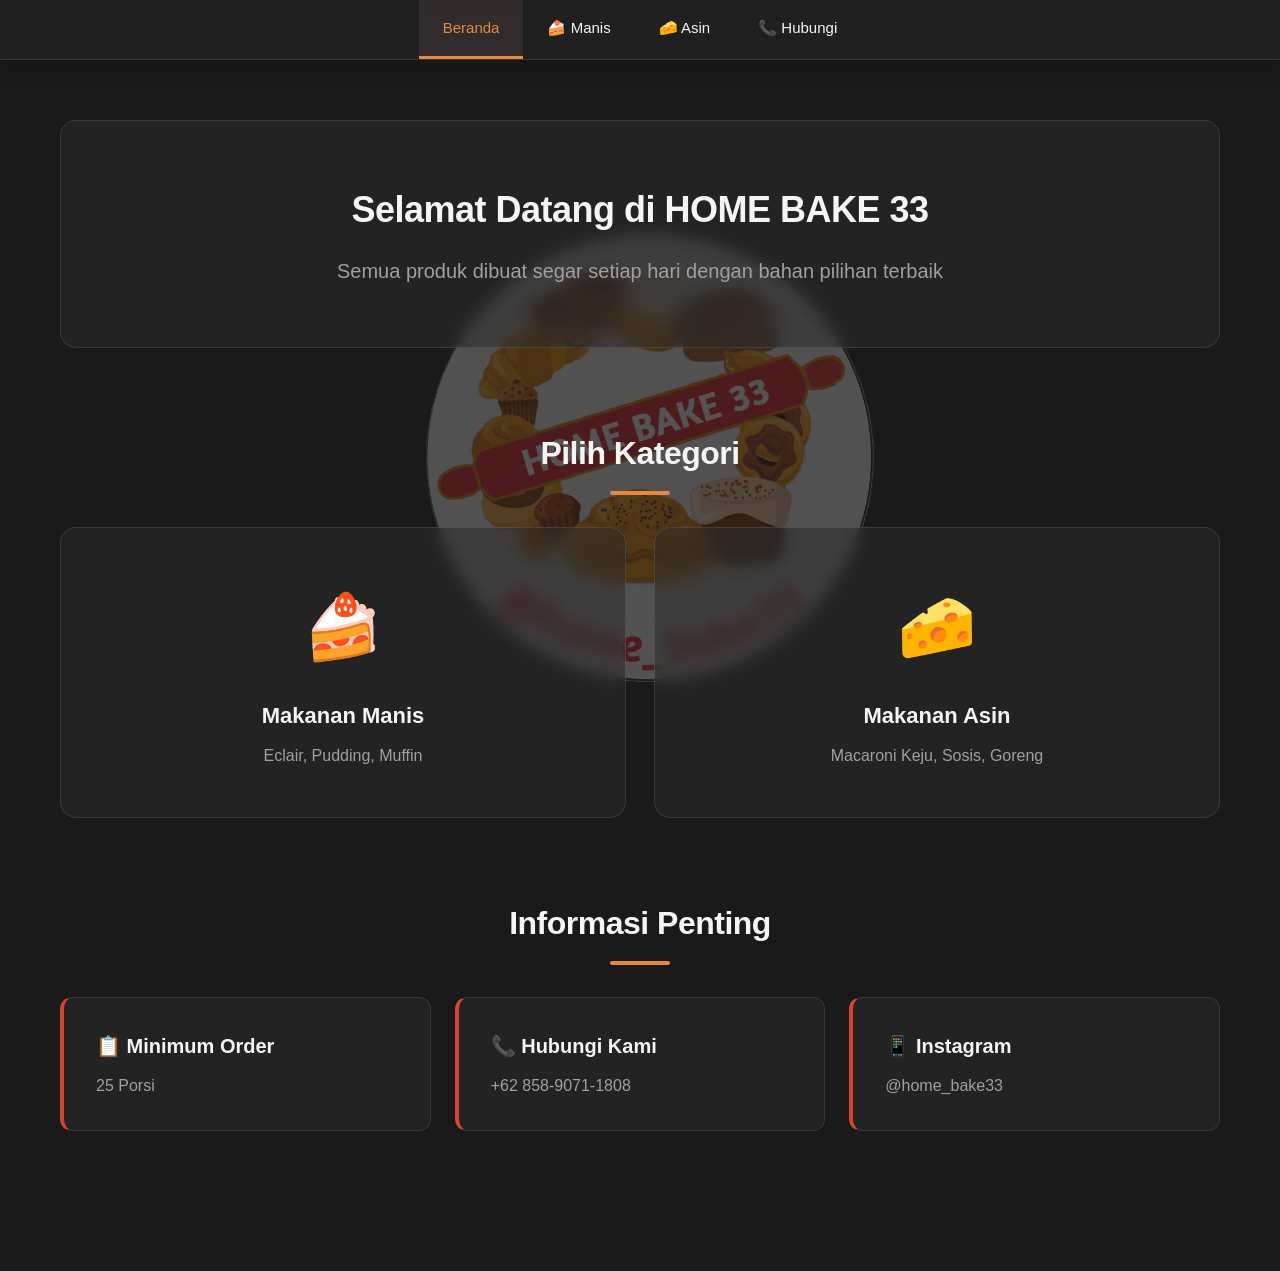
<file: index.html>
<!DOCTYPE html>
<html lang="id">
<head>
    <meta charset="UTF-8">
    <meta name="viewport" content="width=device-width, initial-scale=1.0">
    <title>Home Bake 33 - Menu Favorit Anda</title>
    <link rel="icon" href="assets/images/Homebake33logoNew.png" type="image/png">
    <link rel="stylesheet" href="css/style.css">
</head>
<body>
    <header class="header">
        <div class="header-content">
            <div class="logo">
                <h1><img src="assets/images/Homebake33logoNew.png" alt="Logo" style="height: 50px; width: auto;"> HOME BAKE 33</h1>
                <p>Kue & Pastry Homemade Berkualitas</p>
            </div>
        </div>
    </header>

    <nav class="navbar">
        <div class="nav-container">
            <button class="hamburger" id="hamburger" aria-label="Toggle menu" aria-expanded="false">
                <span></span>
                <span></span>
                <span></span>
            </button>
            <div class="nav-menu" id="navMenu">
                <a href="index.html" class="nav-link active">Beranda</a>
                <a href="pages/sweet.html" class="nav-link">🍰 Manis</a>
                <a href="pages/savory.html" class="nav-link">🧀 Asin</a>
                <a href="pages/contact.html" class="nav-link">📞 Hubungi</a>
            </div>
        </div>
    </nav>

    <main class="container">
        <section class="hero">
            <h2>Selamat Datang di HOME BAKE 33</h2>
            <p>Semua produk dibuat segar setiap hari dengan bahan pilihan terbaik</p>
        </section>

        <section class="categories">
            <h2 class="section-title">Pilih Kategori</h2>
            <div class="category-grid">
                <a href="pages/sweet.html" class="category-card">
                    <div class="category-icon">🍰</div>
                    <h3>Makanan Manis</h3>
                    <p>Eclair, Pudding, Muffin</p>
                </a>
                <a href="pages/savory.html" class="category-card">
                    <div class="category-icon">🧀</div>
                    <h3>Makanan Asin</h3>
                    <p>Macaroni Keju, Sosis, Goreng</p>
                </a>
            </div>
        </section>

        <section class="info-section">
            <h2 class="section-title">Informasi Penting</h2>
            <div class="info-cards">
                <div class="info-card">
                    <h3>📋 Minimum Order</h3>
                    <p>25 Porsi</p>
                </div>
                <div class="info-card">
                    <h3>📞 Hubungi Kami</h3>
                    <p>+62 858-9071-1808</p>
                </div>
                <div class="info-card">
                    <h3>📱 Instagram</h3>
                    <p>@home_bake33</p>
                </div>
            </div>
        </section>
    </main>


    <script src="js/main.js"></script>
</body>
</html>
</file>
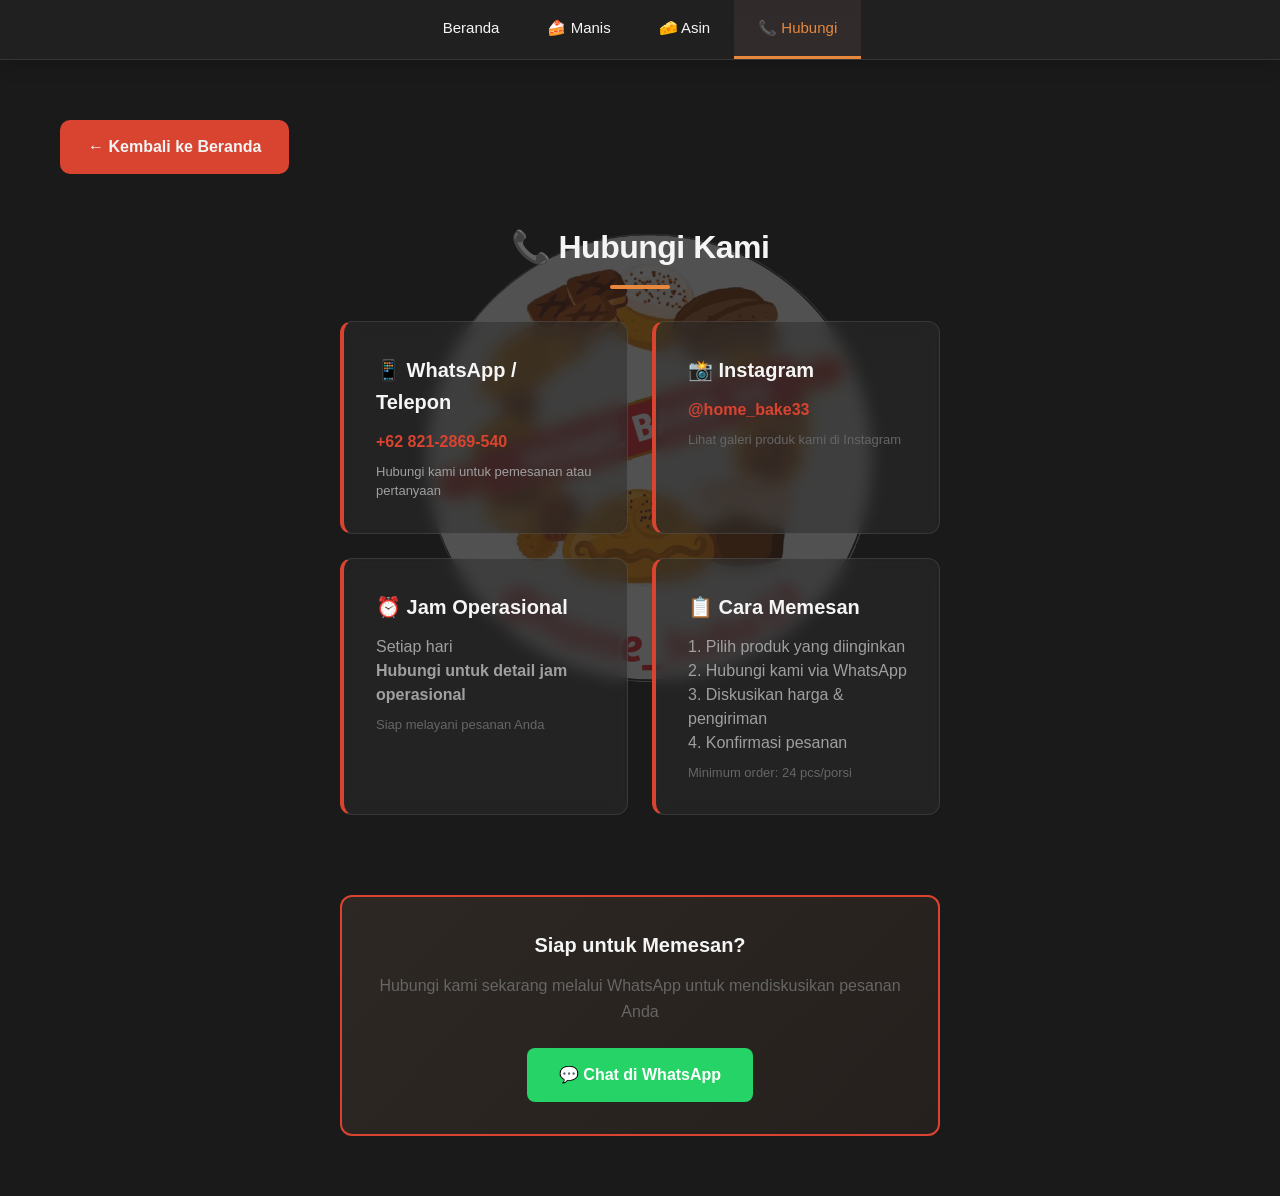
<file: pages/contact.html>
<!DOCTYPE html>
<html lang="id">
<head>
    <meta charset="UTF-8">
    <meta name="viewport" content="width=device-width, initial-scale=1.0">
    <title>Hubungi Kami - Home Bake 33</title>
    <link rel="icon" href="../../assets/images/Homebake33logoNew.png" type="image/png">
    <link rel="stylesheet" href="../css/style.css">
</head>
<body>
    <header class="header">
        <div class="header-content">
            <div class="logo">
                <h1><img src="../../assets/images/Homebake33logoNew.png" alt="Logo" style="height: 50px; width: auto;"> HOME BAKE 33</h1>
                <p>Kue & Pastry Homemade Berkualitas</p>
            </div>
        </div>
    </header>

    <nav class="navbar">
        <div class="nav-container">
            <button class="hamburger" id="hamburger" aria-label="Toggle menu" aria-expanded="false">
                <span></span>
                <span></span>
                <span></span>
            </button>
            <div class="nav-menu" id="navMenu">
                <a href="../index.html" class="nav-link">Beranda</a>
                <a href="sweet.html" class="nav-link">🍰 Manis</a>
                <a href="savory.html" class="nav-link">🧀 Asin</a>
                <a href="contact.html" class="nav-link active">📞 Hubungi</a>
            </div>
        </div>
    </nav>

    <main class="container">
        <a href="../index.html" class="back-button">← Kembali ke Beranda</a>

        <h2 class="section-title">📞 Hubungi Kami</h2>

        <div style="max-width: 600px; margin: 0 auto;">
            <section class="info-section">
                <div class="info-cards">
                    <div class="info-card">
                        <h3>📱 WhatsApp / Telepon</h3>
                        <p><a href="tel:+628212869540" style="color: var(--primary); text-decoration: none; font-weight: 600;">+62 821-2869-540</a></p>
                        <p style="margin-top: 8px; font-size: 13px; color: #a0a0a0;">Hubungi kami untuk pemesanan atau pertanyaan</p>
                    </div>

                    <div class="info-card">
                        <h3>📸 Instagram</h3>
                        <p><a href="https://instagram.com/home_bake33" target="_blank" style="color: var(--primary); text-decoration: none; font-weight: 600;">@home_bake33</a></p>
                        <p style="margin-top: 8px; font-size: 13px; color: #666;">Lihat galeri produk kami di Instagram</p>
                    </div>

                    <div class="info-card">
                        <h3>⏰ Jam Operasional</h3>
                        <p>Setiap hari<br><strong>Hubungi untuk detail jam operasional</strong></p>
                        <p style="margin-top: 8px; font-size: 13px; color: #666;">Siap melayani pesanan Anda</p>
                    </div>

                    <div class="info-card">
                        <h3>📋 Cara Memesan</h3>
                        <p>1. Pilih produk yang diinginkan<br>2. Hubungi kami via WhatsApp<br>3. Diskusikan harga & pengiriman<br>4. Konfirmasi pesanan</p>
                        <p style="margin-top: 8px; font-size: 13px; color: #666;">Minimum order: 24 pcs/porsi</p>
                    </div>
                </div>
            </section>

            <section style="background: linear-gradient(135deg, rgba(212, 165, 116, 0.1) 0%, rgba(139, 90, 60, 0.1) 100%); border: 2px solid var(--primary); border-radius: 12px; padding: 32px 24px; text-align: center; margin-top: 40px;">
                <h3 style="font-size: 20px; color: var(--secondary); margin-bottom: 12px;">Siap untuk Memesan?</h3>
                <p style="color: #666; margin-bottom: 24px;">Hubungi kami sekarang melalui WhatsApp untuk mendiskusikan pesanan Anda</p>
                <a href="https://wa.me/628212869540" target="_blank" style="display: inline-block; background-color: #25d366; color: white; padding: 14px 32px; border-radius: 8px; text-decoration: none; font-weight: 600; transition: all 0.3s ease;">💬 Chat di WhatsApp</a>
            </section>
        </div>
    </main>


    <script src="../js/main.js"></script>
</body>
</html>
</file>
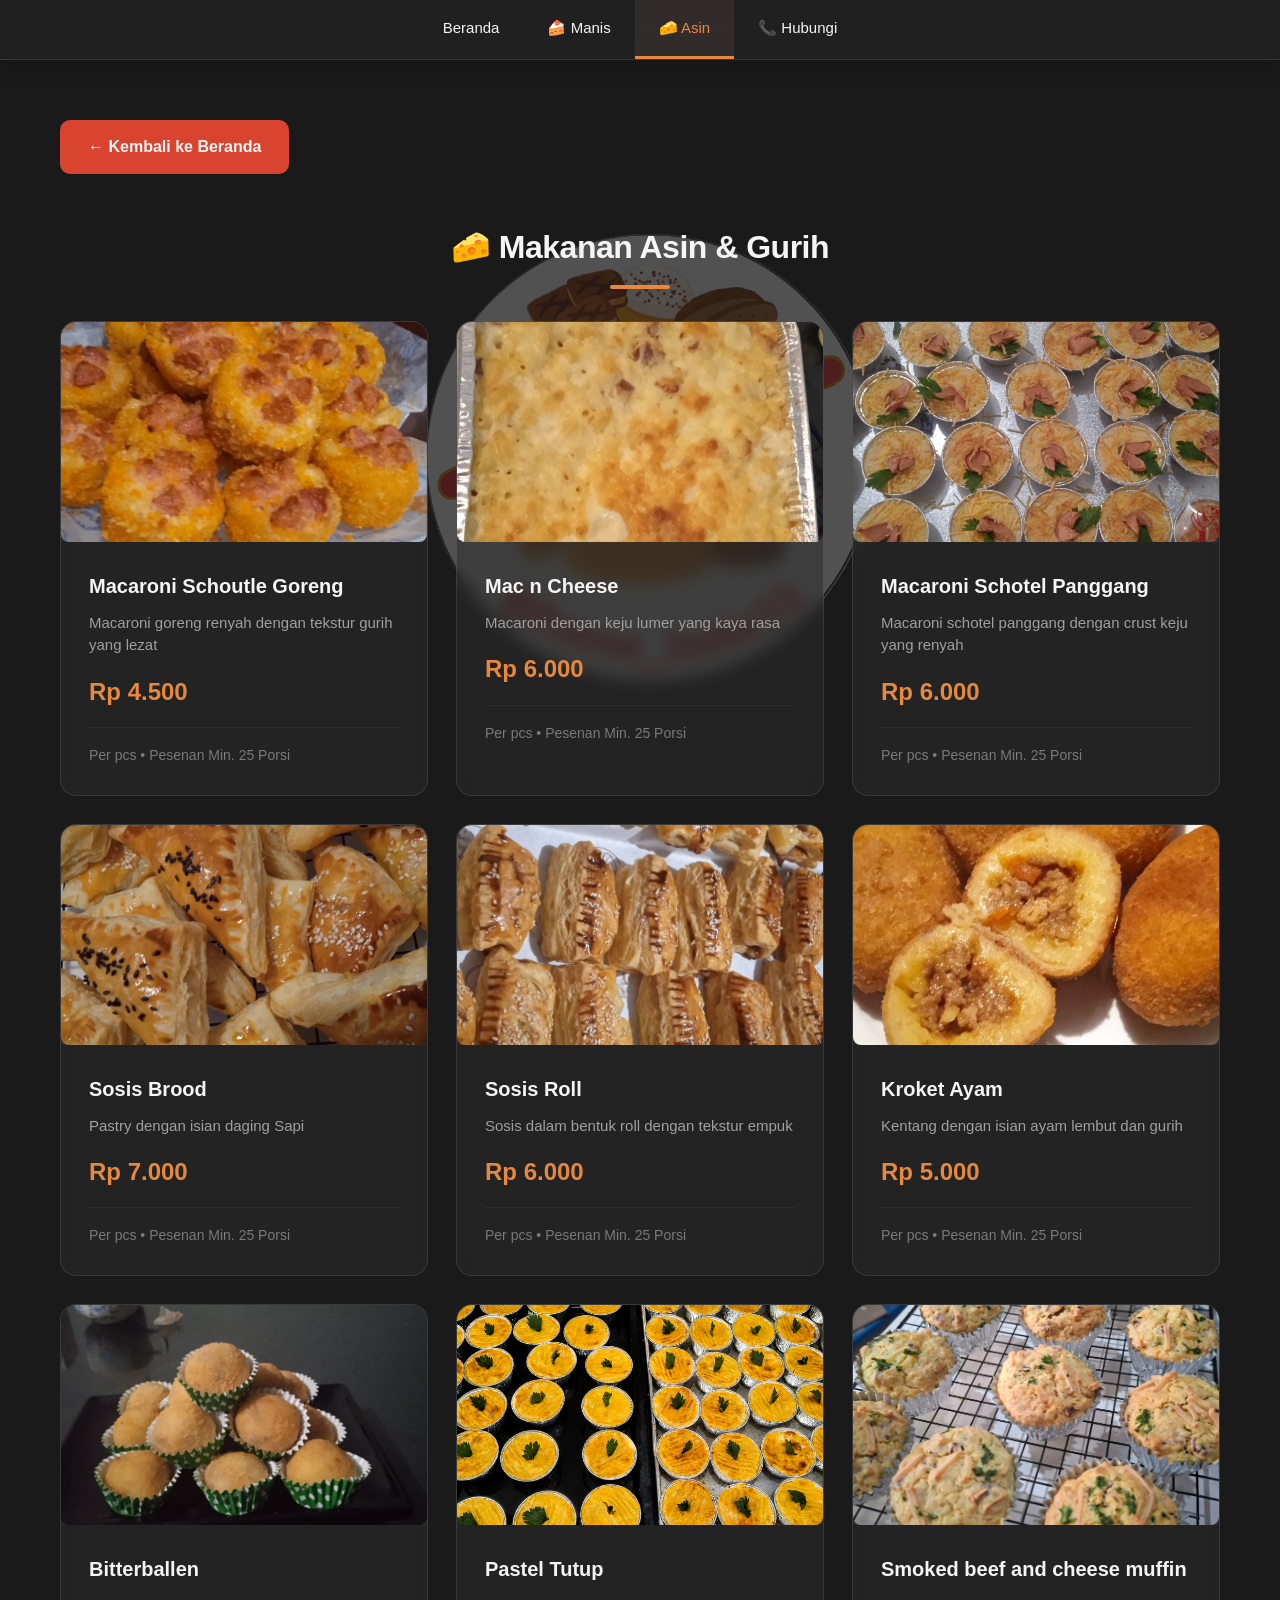
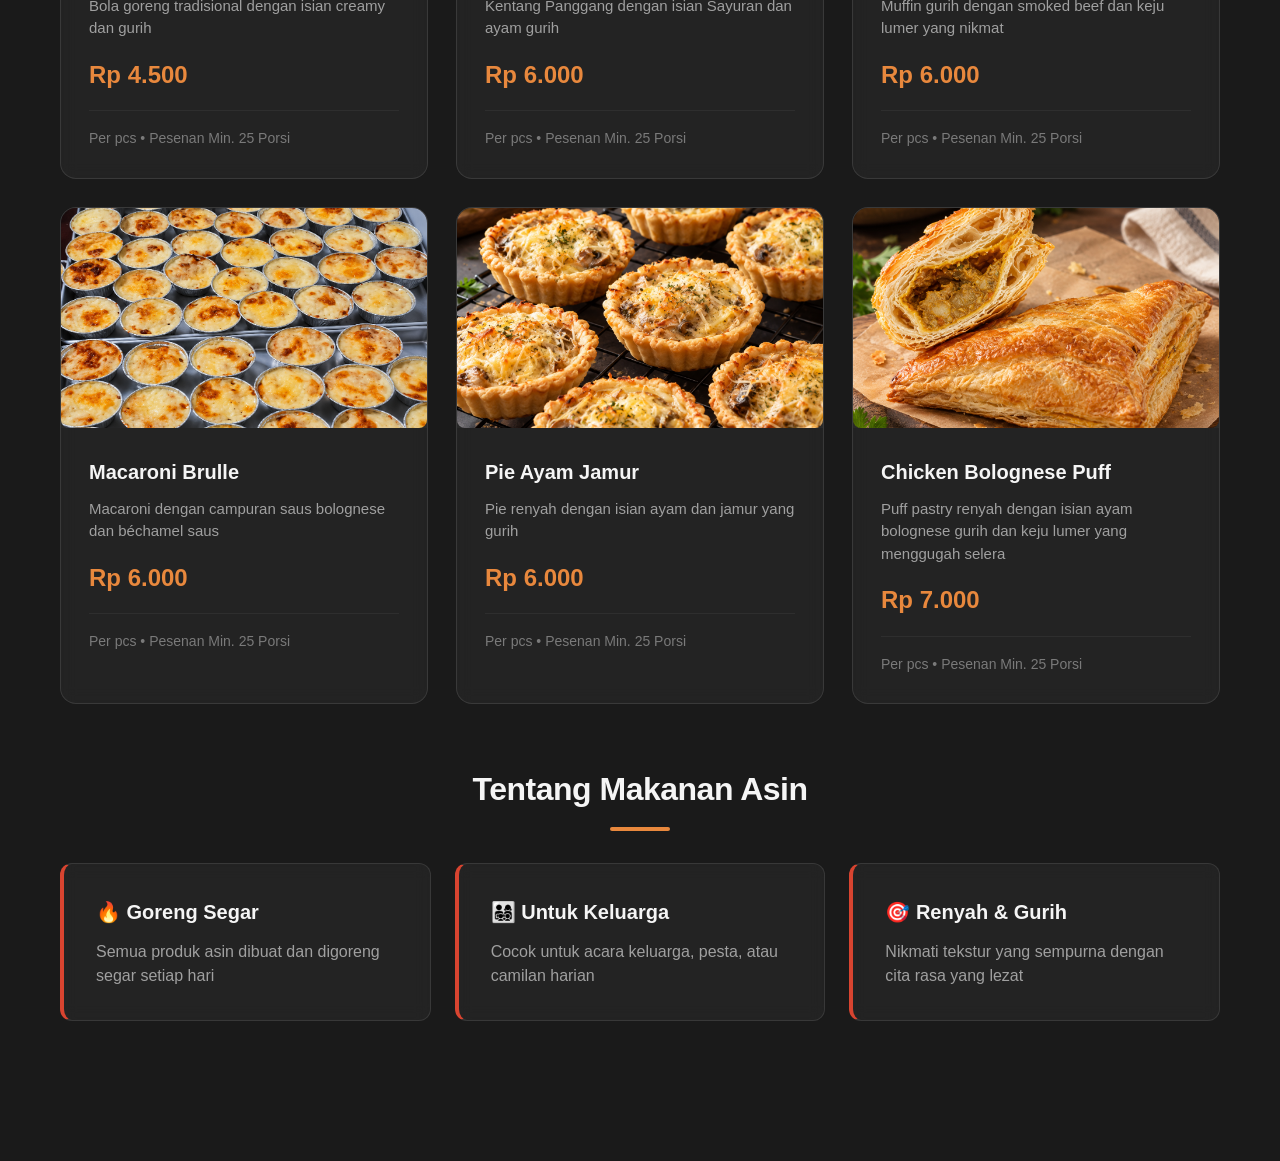
<file: pages/savory.html>
<!DOCTYPE html>
<html lang="id">
<head>
    <meta charset="UTF-8">
    <meta name="viewport" content="width=device-width, initial-scale=1.0">
    <title>Makanan Asin & Gurih - Home Bake 33</title>
    <link rel="icon" href="../../assets/images/Homebake33logoNew.png" type="image/png">
    <link rel="stylesheet" href="../css/style.css">
</head>
<body>
    <header class="header">
        <div class="header-content">
            <div class="logo">
                <h1><img src="../../assets/images/Homebake33logoNew.png" alt="Logo" style="height: 50px; width: auto;"> HOME BAKE 33</h1>
                <p>Kue & Pastry Homemade Berkualitas</p>
            </div>
        </div>
    </header>

    <nav class="navbar">
        <div class="nav-container">
            <button class="hamburger" id="hamburger" aria-label="Toggle menu" aria-expanded="false">
                <span></span>
                <span></span>
                <span></span>
            </button>
            <div class="nav-menu" id="navMenu">
                <a href="../index.html" class="nav-link">Beranda</a>
                <a href="sweet.html" class="nav-link">🍰 Manis</a>
                <a href="savory.html" class="nav-link active">🧀 Asin</a>
                <a href="contact.html" class="nav-link">📞 Hubungi</a>
            </div>
        </div>
    </nav>

    <main class="container">
        <a href="../index.html" class="back-button">← Kembali ke Beranda</a>

        <h2 class="section-title">🧀 Makanan Asin & Gurih</h2>

        <div class="products-grid" id="productsContainer">
            <div class="product-card">
                <div class="product-image"><img src="../../assets/images/macaroni_schoutle_goreng.png" alt="Macaroni Schoutle Goreng"></div>
                <div class="product-info">
                    <div class="product-name">Macaroni Schoutle Goreng</div>
                    <div class="product-description">Macaroni goreng renyah dengan tekstur gurih yang lezat</div>
                    <div class="product-price">Rp 4.500</div>
                    <div class="product-footer">Per pcs • Pesenan Min. 25 Porsi</div>
                </div>
            </div>

            <div class="product-card">
                <div class="product-image"><img src="../../assets/images/mac_n_cheese.jpg" alt="Mac n Cheese"></div>
                <div class="product-info">
                    <div class="product-name">Mac n Cheese</div>
                    <div class="product-description">Macaroni dengan keju lumer yang kaya rasa</div>
                    <div class="product-price">Rp 6.000</div>
                    <div class="product-footer">Per pcs • Pesenan Min. 25 Porsi</div>
                </div>
            </div>

            <div class="product-card">
                <div class="product-image"><img src="../../assets/images/Macaroni_scouter_Panggang.png" alt="Macaroni Schotel Panggang"></div>
                <div class="product-info">
                    <div class="product-name">Macaroni Schotel Panggang</div>
                    <div class="product-description">Macaroni schotel panggang dengan crust keju yang renyah</div>
                    <div class="product-price">Rp 6.000</div>
                    <div class="product-footer">Per pcs • Pesenan Min. 25 Porsi</div>
                </div>
            </div>

            <div class="product-card">
                <div class="product-image"><img src="../../assets/images/sosis-brood.png" alt="Sosis Brood"></div>
                <div class="product-info">
                    <div class="product-name">Sosis Brood</div>
                    <div class="product-description">Pastry dengan isian daging Sapi</div>
                    <div class="product-price">Rp 7.000</div>
                    <div class="product-footer">Per pcs • Pesenan Min. 25 Porsi</div>
                </div>
            </div>

            <div class="product-card">
                <div class="product-image"><img src="../../assets/images/Sosis_Roll.png" alt="Sosis Roll"></div>
                <div class="product-info">
                    <div class="product-name">Sosis Roll</div>
                    <div class="product-description">Sosis dalam bentuk roll dengan tekstur empuk</div>
                    <div class="product-price">Rp 6.000</div>
                    <div class="product-footer">Per pcs • Pesenan Min. 25 Porsi</div>
                </div>
            </div>

            <div class="product-card">
                <div class="product-image"><img src="../../assets/images/kroket_ayam.jpg" alt="Kroket Ayam"></div>
                <div class="product-info">
                    <div class="product-name">Kroket Ayam</div>
                    <div class="product-description">Kentang dengan isian ayam lembut dan gurih</div>
                    <div class="product-price">Rp 5.000</div>
                    <div class="product-footer">Per pcs • Pesenan Min. 25 Porsi</div>
                </div>
            </div>

            <div class="product-card">
                <div class="product-image"><img src="../../assets/images/Bitterballen.png" alt="Bitterballen"></div>
                <div class="product-info">
                    <div class="product-name">Bitterballen</div>
                    <div class="product-description">Bola goreng tradisional dengan isian creamy dan gurih</div>
                    <div class="product-price">Rp 4.500</div>
                    <div class="product-footer">Per pcs • Pesenan Min. 25 Porsi</div>
                </div>
            </div>

            <div class="product-card">
                <div class="product-image"><img src="../../assets/images/Pastel_Tutup.png" alt="Pastel Tutup"></div>
                <div class="product-info">
                    <div class="product-name">Pastel Tutup</div>
                    <div class="product-description">Kentang Panggang dengan isian Sayuran dan ayam gurih</div>
                    <div class="product-price">Rp 6.000</div>
                    <div class="product-footer">Per pcs • Pesenan Min. 25 Porsi</div>
                </div>
            </div>

            <div class="product-card">
                <div class="product-image"><img src="../../assets/images/SmokeBeef_Mac-n-Cheese_Muffin.jpeg" alt="Smoked beef and cheese muffin"></div>
                <div class="product-info">
                    <div class="product-name">Smoked beef and cheese muffin</div>
                    <div class="product-description">Muffin gurih dengan smoked beef dan keju lumer yang nikmat</div>
                    <div class="product-price">Rp 6.000</div>
                    <div class="product-footer">Per pcs • Pesenan Min. 25 Porsi</div>
                </div>
            </div>

            <div class="product-card">
                <div class="product-image"><img src="../../assets/images/Macaroni_Brulle.png" alt="Macaroni Brulle"></div>
                <div class="product-info">
                    <div class="product-name">Macaroni Brulle</div>
                    <div class="product-description">Macaroni dengan campuran saus bolognese dan béchamel saus</div>
                    <div class="product-price">Rp 6.000</div>
                    <div class="product-footer">Per pcs • Pesenan Min. 25 Porsi</div>
                </div>
            </div>

            <div class="product-card">
                <div class="product-image"><img src="/assets/images/Pie_Ayam_Jamur.png" alt="Pie Ayam Jamur"></div>
                <div class="product-info">
                    <div class="product-name">Pie Ayam Jamur</div>
                    <div class="product-description">Pie renyah dengan isian ayam dan jamur yang gurih</div>
                    <div class="product-price">Rp 6.000</div>
                    <div class="product-footer">Per pcs • Pesenan Min. 25 Porsi</div>
                </div>
            </div>

            <div class="product-card">
                <div class="product-image"><img src="/assets/images/Pastri Kari Gurih Berlapis Renyah.png" alt="Pie Ayam Jamur"></div>
                <div class="product-info">
                    <div class="product-name">Chicken Bolognese Puff</div>
                    <div class="product-description">Puff pastry renyah dengan isian ayam bolognese gurih dan keju lumer yang menggugah selera</div>
                    <div class="product-price">Rp 7.000</div>
                    <div class="product-footer">Per pcs • Pesenan Min. 25 Porsi</div>
                </div>
            </div>
        </div>

        <section class="info-section" style="margin-top: 60px;">
            <h2 class="section-title">Tentang Makanan Asin</h2>
            <div class="info-cards">
                <div class="info-card">
                    <h3>🔥 Goreng Segar</h3>
                    <p>Semua produk asin dibuat dan digoreng segar setiap hari</p>
                </div>
                <div class="info-card">
                    <h3>👨‍👩‍👧‍👦 Untuk Keluarga</h3>
                    <p>Cocok untuk acara keluarga, pesta, atau camilan harian</p>
                </div>
                <div class="info-card">
                    <h3>🎯 Renyah & Gurih</h3>
                    <p>Nikmati tekstur yang sempurna dengan cita rasa yang lezat</p>
                </div>
            </div>
        </section>
    </main>


    <script src="../js/main.js"></script>
</body>
</html>
</file>
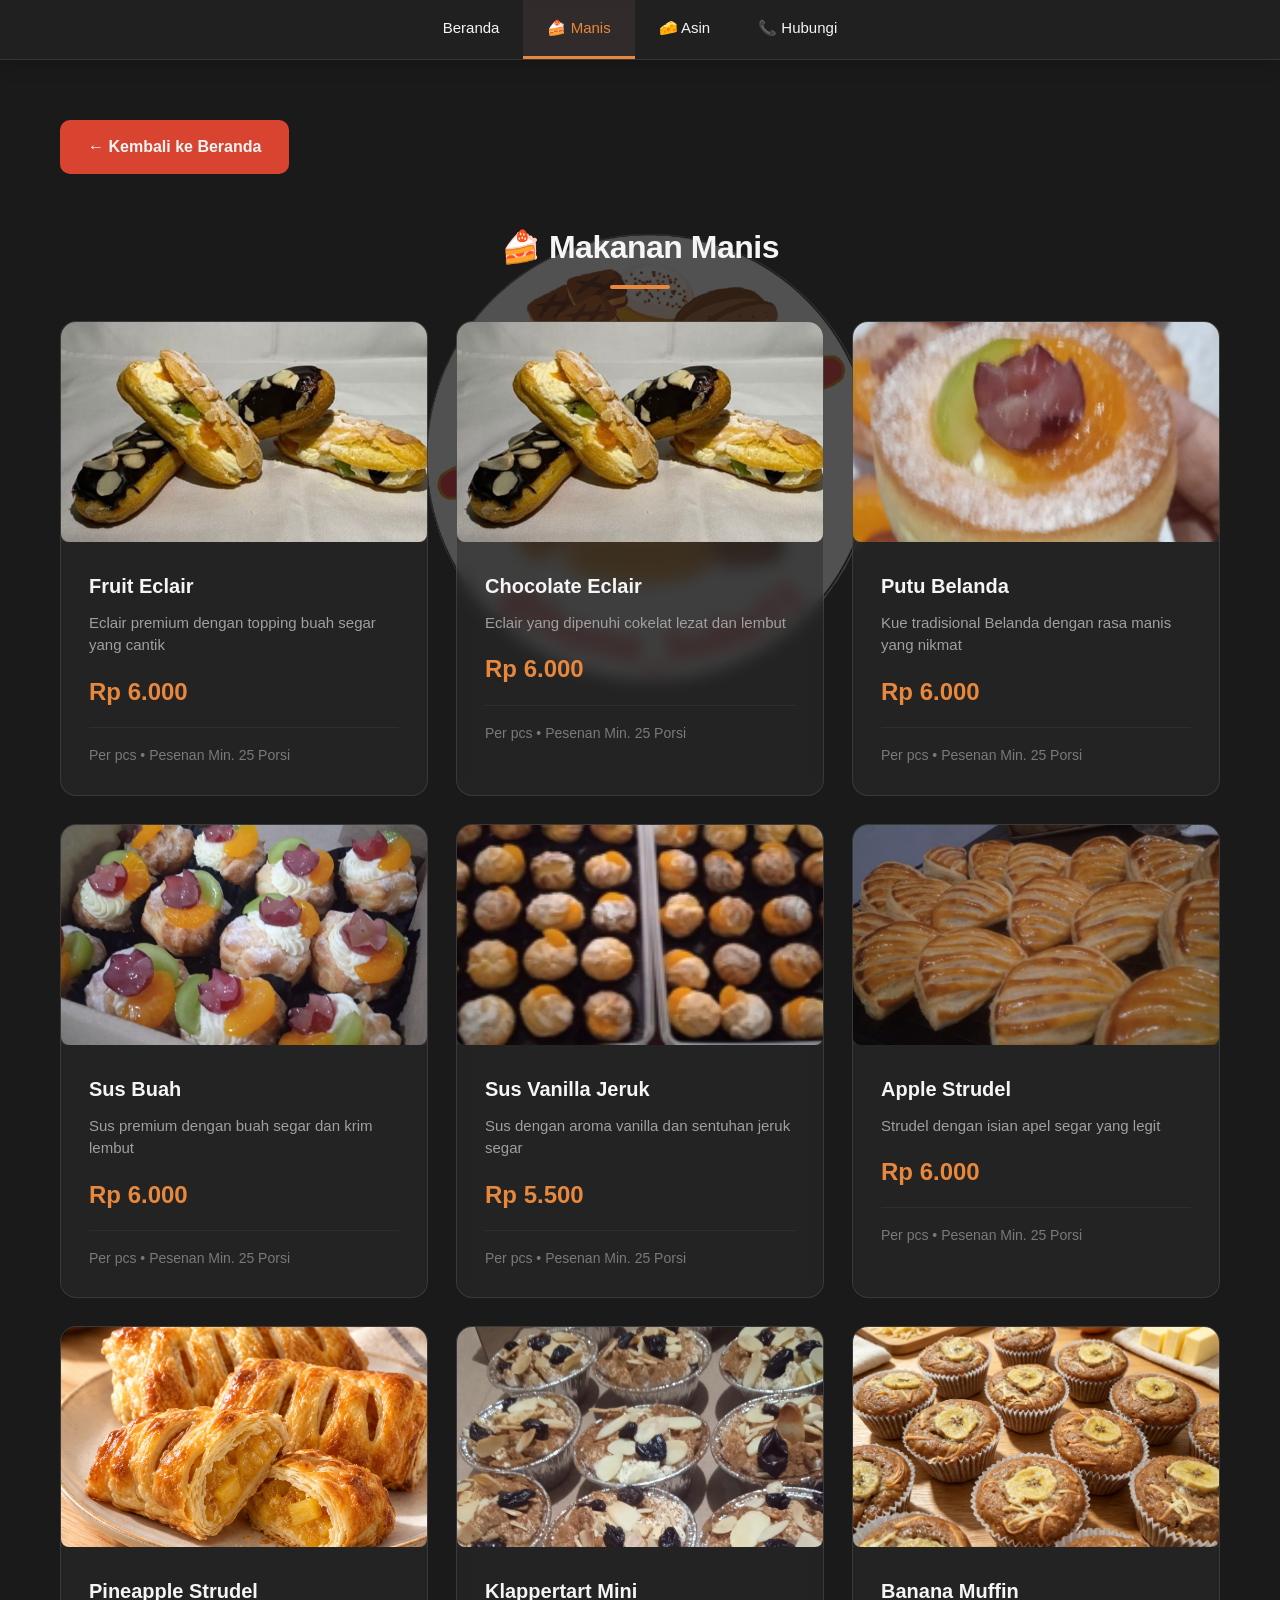
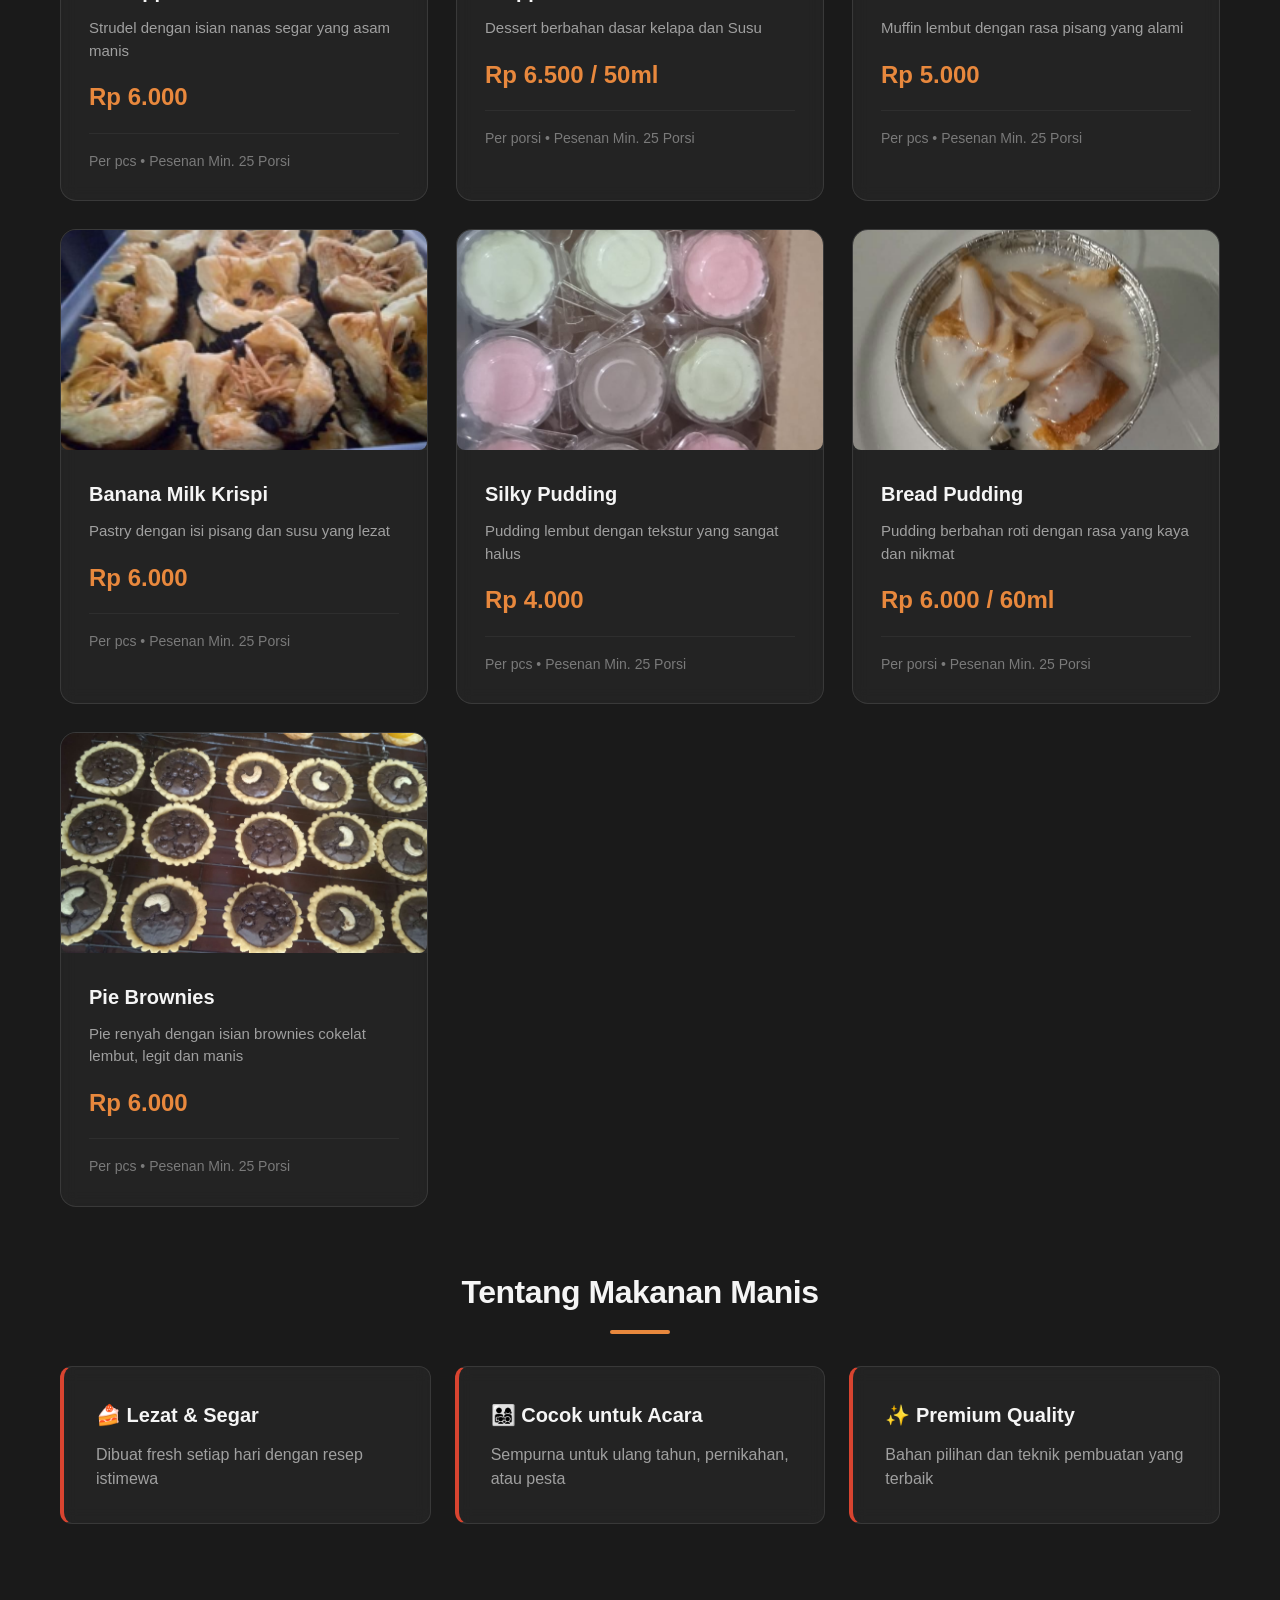
<file: pages/sweet.html>
<!DOCTYPE html>
<html lang="id">
<head>
    <meta charset="UTF-8">
    <meta name="viewport" content="width=device-width, initial-scale=1.0">
    <title>Makanan Manis - Home Bake 33</title>
    <link rel="icon" href="../../assets/images/Homebake33logoNew.png" type="image/png">
    <link rel="stylesheet" href="../css/style.css">
</head>
<body>
    <header class="header">
        <div class="header-content">
            <div class="logo">
                <h1><img src="../../assets/images/Homebake33logoNew.png" alt="Logo" style="height: 50px; width: auto;"> HOME BAKE 33</h1>
                <p>Kue & Pastry Homemade Berkualitas</p>
            </div>
        </div>
    </header>

    <nav class="navbar">
        <div class="nav-container">
            <button class="hamburger" id="hamburger" aria-label="Toggle menu" aria-expanded="false">
                <span></span>
                <span></span>
                <span></span>
            </button>
            <div class="nav-menu" id="navMenu">
                <a href="../index.html" class="nav-link">Beranda</a>
                <a href="sweet.html" class="nav-link active">🍰 Manis</a>
                <a href="savory.html" class="nav-link">🧀 Asin</a>
                <a href="contact.html" class="nav-link">📞 Hubungi</a>
            </div>
        </div>
    </nav>

    <main class="container">
        <a href="../index.html" class="back-button">← Kembali ke Beranda</a>

        <h2 class="section-title">🍰 Makanan Manis</h2>

        <div class="products-grid" id="productsContainer">
            <!-- Pastry & Kue -->
            <div class="product-card">
                <div class="product-image"><img src="../../assets/images/fruit-chocolate_eclair.jpg" alt="Fruit Eclair"></div>
                <div class="product-info">
                    <div class="product-name">Fruit Eclair</div>
                    <div class="product-description">Eclair premium dengan topping buah segar yang cantik</div>
                    <div class="product-price">Rp 6.000</div>
                    <div class="product-footer">Per pcs • Pesenan Min. 25 Porsi</div>
                </div>
            </div>

            <div class="product-card">
                <div class="product-image"><img src="../../assets/images/fruit-chocolate_eclair.jpg" alt="Chocolate Eclair"></div>
                <div class="product-info">
                    <div class="product-name">Chocolate Eclair</div>
                    <div class="product-description">Eclair yang dipenuhi cokelat lezat dan lembut</div>
                    <div class="product-price">Rp 6.000</div>
                    <div class="product-footer">Per pcs • Pesenan Min. 25 Porsi</div>
                </div>
            </div>

            <div class="product-card">
                <div class="product-image"><img src="../../assets/images/Putu_Belanda.png" alt="Putu Belanda"></div>
                <div class="product-info">
                    <div class="product-name">Putu Belanda</div>
                    <div class="product-description">Kue tradisional Belanda dengan rasa manis yang nikmat</div>
                    <div class="product-price">Rp 6.000</div>
                    <div class="product-footer">Per pcs • Pesenan Min. 25 Porsi</div>
                </div>
            </div>

            <div class="product-card">
                <div class="product-image"><img src="../../assets/images/Sus_buah.png" alt="Sus Buah"></div>
                <div class="product-info">
                    <div class="product-name">Sus Buah</div>
                    <div class="product-description">Sus premium dengan buah segar dan krim lembut</div>
                    <div class="product-price">Rp 6.000</div>
                    <div class="product-footer">Per pcs • Pesenan Min. 25 Porsi</div>
                </div>
            </div>

            <div class="product-card">
                <div class="product-image"><img src="../../assets/images/Sus_Vanilla_Jeruk.png" alt="Sus Vanilla Jeruk"></div>
                <div class="product-info">
                    <div class="product-name">Sus Vanilla Jeruk</div>
                    <div class="product-description">Sus dengan aroma vanilla dan sentuhan jeruk segar</div>
                    <div class="product-price">Rp 5.500</div>
                    <div class="product-footer">Per pcs • Pesenan Min. 25 Porsi</div>
                </div>
            </div>

            <div class="product-card">
                <div class="product-image"><img src="../../assets/images/Apple_Pinnaple_Struddle.png" alt="Apple Strudel"></div>
                <div class="product-info">
                    <div class="product-name">Apple Strudel</div>
                    <div class="product-description">Strudel dengan isian apel segar yang legit</div>
                    <div class="product-price">Rp 6.000</div>
                    <div class="product-footer">Per pcs • Pesenan Min. 25 Porsi</div>
                </div>
            </div>

            <div class="product-card">
                <div class="product-image"><img src="../../assets/images/Pinneapple_Struddle.png" alt="Pineapple Strudel"></div>
                <div class="product-info">
                    <div class="product-name">Pineapple Strudel</div>
                    <div class="product-description">Strudel dengan isian nanas segar yang asam manis</div>
                    <div class="product-price">Rp 6.000</div>
                    <div class="product-footer">Per pcs • Pesenan Min. 25 Porsi</div>
                </div>
            </div>

            <div class="product-card">
                <div class="product-image"><img src="../../assets/images/klapertart_mini.jpg" alt="Klappertart Mini"></div>
                <div class="product-info">
                    <div class="product-name">Klappertart Mini</div>
                    <div class="product-description">Dessert berbahan dasar kelapa dan Susu</div>
                    <div class="product-price">Rp 6.500 / 50ml</div>
                    <div class="product-footer">Per porsi • Pesenan Min. 25 Porsi</div>
                </div>
            </div>

            <!-- Muffin & Cake -->
            <div class="product-card">
                <div class="product-image"><img src="../../assets/images/Banana_Muffin.png" alt="Banana Muffin"></div>
                <div class="product-info">
                    <div class="product-name">Banana Muffin</div>
                    <div class="product-description">Muffin lembut dengan rasa pisang yang alami</div>
                    <div class="product-price">Rp 5.000</div>
                    <div class="product-footer">Per pcs • Pesenan Min. 25 Porsi</div>
                </div>
            </div>

            <div class="product-card">
                <div class="product-image"><img src="../../assets/images/Banana_Milk_Krispi.png" alt="Banana Milk Krispi"></div>
                <div class="product-info">
                    <div class="product-name">Banana Milk Krispi</div>
                    <div class="product-description">Pastry dengan isi pisang dan susu yang lezat</div>
                    <div class="product-price">Rp 6.000</div>
                    <div class="product-footer">Per pcs • Pesenan Min. 25 Porsi</div>
                </div>
            </div>

            <!-- Pudding & Dessert -->
            <div class="product-card">
                <div class="product-image"><img src="../../assets/images/Silky_pudding.png" alt="Silky Pudding"></div>
                <div class="product-info">
                    <div class="product-name">Silky Pudding</div>
                    <div class="product-description">Pudding lembut dengan tekstur yang sangat halus</div>
                    <div class="product-price">Rp 4.000</div>
                    <div class="product-footer">Per pcs • Pesenan Min. 25 Porsi</div>
                </div>
            </div>

            <div class="product-card">
                <div class="product-image"><img src="../../assets/images/Banana_Pudding.png" alt="Bread Pudding"></div>
                <div class="product-info">
                    <div class="product-name">Bread Pudding</div>
                    <div class="product-description">Pudding berbahan roti dengan rasa yang kaya dan nikmat</div>
                    <div class="product-price">Rp 6.000 / 60ml</div>
                    <div class="product-footer">Per porsi • Pesenan Min. 25 Porsi</div>
                </div>
            </div>

            <div class="product-card">
                <div class="product-image"><img src="../../assets/images/Pie.png" alt="Pie Brownies"></div>
                <div class="product-info">
                    <div class="product-name">Pie Brownies</div>
                    <div class="product-description">Pie renyah dengan isian brownies cokelat lembut, legit dan manis</div>
                    <div class="product-price">Rp 6.000</div>
                    <div class="product-footer">Per pcs • Pesenan Min. 25 Porsi</div>
                </div>
            </div>
        </div>

        <section class="info-section" style="margin-top: 60px;">
            <h2 class="section-title">Tentang Makanan Manis</h2>
            <div class="info-cards">
                <div class="info-card">
                    <h3>🍰 Lezat & Segar</h3>
                    <p>Dibuat fresh setiap hari dengan resep istimewa</p>
                </div>
                <div class="info-card">
                    <h3>👨‍👩‍👧‍👦 Cocok untuk Acara</h3>
                    <p>Sempurna untuk ulang tahun, pernikahan, atau pesta</p>
                </div>
                <div class="info-card">
                    <h3>✨ Premium Quality</h3>
                    <p>Bahan pilihan dan teknik pembuatan yang terbaik</p>
                </div>
            </div>
        </section>
    </main>


    <script src="../js/main.js"></script>
</body>
</html>
</file>
<file: css/style.css>
:root {
    --primary: #d84430;
    --primary-dark: #c73a26;
    --accent: #e8883d;
    --dark-text: #f5f5f5;
    --light-bg: #fefdfb;
    --card-bg: #ffffff;
    --border-light: #f0ebe5;
    --text-muted: #a0a0a0;
}

* {
    margin: 0;
    padding: 0;
    box-sizing: border-box;
}

html {
    scroll-behavior: smooth;
}

body {
    font-family: -apple-system, BlinkMacSystemFont, 'Segoe UI', 'Helvetica Neue', sans-serif;
    background-color: #1a1a1a;
    color: #f5f5f5;
    line-height: 1.6;
    position: relative;
}

body::before {
    content: '';
    position: fixed;
    top: 50%;
    left: 50%;
    transform: translate(-50%, -50%);
    width: 600px;
    height: 600px;
    background-image: url('../assets/images/Homebake33logoNew.png');
    background-size: contain;
    background-repeat: no-repeat;
    background-position: center;
    opacity: 0.25;
    pointer-events: none;
    z-index: 0;
}

/* Header */
.header {
    display: none;
}

/* Hamburger Menu */
.hamburger {
    display: none;
    background: transparent;
    border: none;
    cursor: pointer;
    width: 44px;
    height: 44px;
    padding: 0;
    flex-direction: column;
    justify-content: center;
    align-items: center;
    gap: 6px;
    position: relative;
    border-radius: 8px;
    transition: background-color 0.2s ease;
    -webkit-tap-highlight-color: transparent;
}

.hamburger:hover {
    background-color: rgba(255, 255, 255, 0.08);
}

.hamburger span {
    display: block;
    width: 24px;
    height: 2.5px;
    background: #f5f5f5;
    border-radius: 2px;
    transition: transform 0.3s cubic-bezier(0.4, 0, 0.2, 1), opacity 0.2s ease, width 0.3s ease;
    transform-origin: center;
}

/* X Transformation - Simetris dan Rapi */
.hamburger.active span:nth-child(1) {
    transform: translateY(8.5px) rotate(45deg);
}

.hamburger.active span:nth-child(2) {
    opacity: 0;
    transform: scaleX(0);
}

.hamburger.active span:nth-child(3) {
    transform: translateY(-8.5px) rotate(-45deg);
}

/* Navbar */
.navbar {
    background-color: rgba(35, 35, 35, 0.75);
    backdrop-filter: blur(12px);
    -webkit-backdrop-filter: blur(12px);
    border-bottom: 1px solid rgba(255, 255, 255, 0.1);
    position: sticky;
    top: 0;
    z-index: 1000;
    box-shadow: 0 4px 20px rgba(0, 0, 0, 0.2);
}

.nav-container {
    max-width: 1200px;
    margin: 0 auto;
    display: flex;
    justify-content: center;
    align-items: center;
    padding: 0 20px;
    position: relative;
    min-height: 56px;
}

.nav-menu {
    display: flex;
    align-items: center;
    justify-content: center;
    gap: 0;
}

.nav-link {
    display: flex;
    align-items: center;
    justify-content: center;
    padding: 16px 24px;
    color: #f5f5f5;
    text-decoration: none;
    font-size: 15px;
    font-weight: 500;
    transition: all 0.3s ease;
    border-bottom: 3px solid transparent;
    position: relative;
    white-space: nowrap;
}

.nav-link:hover {
    color: var(--accent);
    background-color: rgba(232, 180, 168, 0.05);
}

.nav-link.active {
    color: var(--accent);
    border-bottom-color: var(--accent);
    background-color: rgba(232, 180, 168, 0.08);
}

/* Container */
.container {
    max-width: 1200px;
    margin: 0 auto;
    padding: 60px 20px;
    position: relative;
    z-index: 1;
}

/* Hero Section */
.hero {
    text-align: center;
    margin-bottom: 80px;
    padding: 60px 40px;
    background: rgba(45, 45, 45, 0.5);
    backdrop-filter: blur(8px);
    -webkit-backdrop-filter: blur(8px);
    border-radius: 16px;
    border: 1px solid rgba(255, 255, 255, 0.1);
}

.hero h2 {
    font-size: 36px;
    color: #f5f5f5;
    margin-bottom: 16px;
    font-weight: 600;
    letter-spacing: -0.5px;
}

.hero p {
    font-size: 20px;
    color: #a0a0a0;
    font-weight: 400;
}

/* Section Title */
.section-title {
    font-size: 32px;
    color: #f5f5f5;
    margin-bottom: 48px;
    text-align: center;
    font-weight: 600;
    position: relative;
    padding-bottom: 0;
    letter-spacing: -0.5px;
}

.section-title::after {
    content: '';
    position: absolute;
    bottom: -16px;
    left: 50%;
    transform: translateX(-50%);
    width: 60px;
    height: 4px;
    background: var(--accent);
    border-radius: 2px;
}

/* Category Grid */
.categories {
    margin-bottom: 80px;
}

.category-grid {
    display: grid;
    grid-template-columns: repeat(auto-fit, minmax(320px, 1fr));
    gap: 28px;
    margin-top: 48px;
}

.category-card {
    display: block;
    background: rgba(45, 45, 45, 0.5);
    backdrop-filter: blur(8px);
    -webkit-backdrop-filter: blur(8px);
    border: 1px solid rgba(255, 255, 255, 0.1);
    border-radius: 16px;
    padding: 48px 32px;
    text-align: center;
    text-decoration: none;
    color: #f5f5f5;
    transition: all 0.3s ease;
    cursor: pointer;
    box-shadow: none;
}

.category-card:hover {
    transform: translateY(-8px);
    background: rgba(60, 60, 60, 0.7);
    box-shadow: 0 16px 48px rgba(216, 68, 48, 0.15);
    border-color: rgba(216, 68, 48, 0.5);
}

.category-icon {
    font-size: 64px;
    margin-bottom: 20px;
    display: block;
    transition: transform 0.3s ease;
}

.category-card:hover .category-icon {
    transform: scale(1.1);
}

.category-card h3 {
    font-size: 22px;
    margin-bottom: 10px;
    font-weight: 600;
    color: #f5f5f5;
    transition: color 0.3s ease;
}

.category-card:hover h3 {
    color: var(--accent);
}

.category-card p {
    font-size: 16px;
    color: #a0a0a0;
    font-weight: 400;
}

/* Info Section */
.info-section {
    margin-bottom: 80px;
}

.info-cards {
    display: grid;
    grid-template-columns: repeat(auto-fit, minmax(280px, 1fr));
    gap: 24px;
    margin-top: 48px;
}

.info-card {
    background: rgba(45, 45, 45, 0.5);
    backdrop-filter: blur(8px);
    -webkit-backdrop-filter: blur(8px);
    border: 1px solid rgba(255, 255, 255, 0.1);
    border-radius: 12px;
    padding: 32px;
    box-shadow: none;
    transition: all 0.3s ease;
    border-left: 4px solid var(--primary);
}

.info-card:hover {
    border-left-color: var(--accent);
    box-shadow: 0 16px 48px rgba(216, 68, 48, 0.12);
    background: rgba(45, 45, 45, 0.8);
}

.info-card h3 {
    font-size: 20px;
    color: #f5f5f5;
    margin-bottom: 12px;
    font-weight: 600;
}

.info-card p {
    font-size: 16px;
    color: #a0a0a0;
    font-weight: 400;
    line-height: 1.5;
}

/* Products Grid */
.products-grid {
    display: grid;
    grid-template-columns: repeat(auto-fill, minmax(280px, 1fr));
    gap: 28px;
    margin-top: 48px;
}

.product-card {
    background: rgba(45, 45, 45, 0.5);
    backdrop-filter: blur(8px);
    -webkit-backdrop-filter: blur(8px);
    border: 1px solid rgba(255, 255, 255, 0.1);
    border-radius: 16px;
    overflow: hidden;
    box-shadow: none;
    transition: all 0.3s ease;
}

.product-card:hover {
    transform: translateY(-8px);
    box-shadow: 0 16px 48px rgba(216, 68, 48, 0.15);
    border-color: rgba(216, 68, 48, 0.5);
    background: rgba(60, 60, 60, 0.7);
}

.product-image {
    width: 100%;
    height: 220px;
    background: linear-gradient(135deg, rgba(232, 180, 168, 0.12) 0%, rgba(201, 124, 109, 0.08) 100%);
    display: flex;
    align-items: center;
    justify-content: center;
    font-size: 56px;
    color: var(--accent);
    position: relative;
    overflow: hidden;
}

.product-image img {
    width: 100%;
    height: 100%;
    object-fit: cover;
    border-radius: 8px;
}

.product-card:hover .product-image {
    background: linear-gradient(135deg, rgba(232, 180, 168, 0.16) 0%, rgba(201, 124, 109, 0.12) 100%);
}

.product-card img {
    width: 100%;
    height: 100%;
    object-fit: cover;
    transition: transform 0.3s ease;
}

.product-card:hover img {
    transform: scale(1.05);
}

.product-info {
    padding: 28px;
}

.product-name {
    font-size: 20px;
    font-weight: 600;
    color: #f5f5f5;
    margin-bottom: 10px;
}

.product-description {
    font-size: 15px;
    color: #a0a0a0;
    margin-bottom: 16px;
    line-height: 1.5;
    font-weight: 400;
}

.product-price {
    font-size: 24px;
    font-weight: 700;
    color: var(--accent);
    margin-bottom: 16px;
}

.product-footer {
    font-size: 14px;
    color: #7a7a7a;
    padding-top: 16px;
    border-top: 1px solid rgba(255, 255, 255, 0.05);
    font-weight: 400;
}

/* Footer */
.footer {
    display: none;
}

/* Dark Mode Toggle */
body.dark-mode .product-image {
    background: linear-gradient(135deg, rgba(45, 45, 45, 0.5) 0%, rgba(60, 60, 60, 0.3) 100%);
}

.back-button {
    display: inline-flex;
    align-items: center;
    gap: 8px;
    background-color: var(--primary);
    color: #f5f5f5;
    padding: 14px 28px;
    border-radius: 10px;
    text-decoration: none;
    font-weight: 600;
    transition: all 0.3s ease;
    margin-bottom: 48px;
    border: none;
    cursor: pointer;
    font-size: 16px;
}

.back-button:hover {
    background-color: var(--accent);
    transform: translateX(-4px);
}

/* Responsive */
@media (max-width: 1024px) {
    .container {
        padding: 40px 20px;
    }

    .hero {
        padding: 40px 24px;
        margin-bottom: 60px;
    }

    .hero h2 {
        font-size: 28px;
    }

    .category-grid {
        grid-template-columns: repeat(2, 1fr);
        gap: 16px;
    }

    .products-grid {
        grid-template-columns: repeat(auto-fill, minmax(250px, 1fr));
        gap: 20px;
    }
}

@media (max-width: 768px) {
    .navbar {
        padding: 0;
        min-height: 56px;
    }

    .nav-container {
        display: flex;
        justify-content: flex-start;
        align-items: center;
        min-height: 56px;
        padding: 8px 16px;
        padding-top: max(8px, env(safe-area-inset-top));
        padding-left: max(16px, env(safe-area-inset-left));
        padding-right: max(16px, env(safe-area-inset-right));
        padding-bottom: max(8px, env(safe-area-inset-bottom));
        position: relative;
    }

    .hamburger {
        display: flex;
        margin: 0;
        z-index: 1001;
    }

    /* Floating Overlay Dropdown: mengambang di atas UI, tidak mendorong konten */
    .nav-menu {
        position: absolute;
        top: 100%;
        left: 0;
        right: 0;
        width: 100%;
        background-color: rgba(28, 28, 28, 0.96);
        backdrop-filter: blur(16px);
        -webkit-backdrop-filter: blur(16px);
        border-bottom: 1px solid rgba(255, 255, 255, 0.12);
        box-shadow: 0 16px 36px rgba(0, 0, 0, 0.6);
        flex-direction: column;
        padding: 8px 0;
        opacity: 0;
        visibility: hidden;
        transform: translateY(-8px);
        transition: opacity 0.25s ease, transform 0.25s ease, visibility 0.25s ease;
        pointer-events: none;
        z-index: 999;
    }

    .nav-container.active .nav-menu {
        opacity: 1;
        visibility: visible;
        transform: translateY(0);
        pointer-events: auto;
    }

    .nav-link {
        display: flex;
        align-items: center;
        justify-content: flex-start;
        width: 100%;
        padding: 14px 20px;
        font-size: 15px;
        color: #f5f5f5;
        border-bottom: none;
        border-top: 1px solid rgba(255, 255, 255, 0.06);
        text-align: left;
    }

    .nav-link:first-child {
        border-top: none;
    }

    .nav-link:hover,
    .nav-link:active {
        background-color: rgba(232, 180, 168, 0.08);
        color: var(--accent);
    }

    .nav-link.active {
        color: var(--accent);
        background-color: rgba(232, 180, 168, 0.12);
        border-left: 3px solid var(--accent);
        border-bottom: none;
    }

    .container {
        padding: 30px 16px;
    }

    .hero {
        padding: 32px 20px;
        margin-bottom: 48px;
    }

    .hero h2 {
        font-size: 24px;
    }

    .hero p {
        font-size: 16px;
    }

    .section-title {
        font-size: 22px;
        margin-bottom: 32px;
    }

    .category-grid {
        grid-template-columns: 1fr;
        gap: 12px;
        margin-top: 24px;
    }

    .category-card {
        padding: 32px 20px;
    }

    .category-icon {
        font-size: 48px;
        margin-bottom: 12px;
    }

    .category-card h3 {
        font-size: 18px;
    }

    .category-card p {
        font-size: 14px;
    }

    .products-grid {
        grid-template-columns: repeat(auto-fill, minmax(200px, 1fr));
        gap: 12px;
        margin-top: 24px;
    }

    .product-card {
        border-radius: 12px;
    }

    .product-image {
        height: 160px;
        font-size: 40px;
    }

    .product-info {
        padding: 16px;
    }

    .product-name {
        font-size: 16px;
        margin-bottom: 6px;
    }

    .product-description {
        font-size: 13px;
        margin-bottom: 10px;
    }

    .product-price {
        font-size: 18px;
        margin-bottom: 10px;
    }

    .product-footer {
        font-size: 12px;
        padding-top: 10px;
    }

    .info-cards {
        grid-template-columns: 1fr;
        gap: 12px;
    }

    .info-card {
        padding: 20px;
    }

    .info-card h3 {
        font-size: 16px;
        margin-bottom: 8px;
    }

    .info-card p {
        font-size: 14px;
    }

    .back-button {
        padding: 10px 16px;
        font-size: 14px;
        margin-bottom: 24px;
    }
}

@media (max-width: 480px) {
    .container {
        padding: 20px 12px;
    }

    .section-title {
        font-size: 20px;
        margin-bottom: 24px;
    }

    .section-title::after {
        width: 50px;
    }

    .hero {
        padding: 24px 16px;
        margin-bottom: 40px;
    }

    .hero h2 {
        font-size: 20px;
        margin-bottom: 12px;
    }

    .hero p {
        font-size: 14px;
    }

    .category-grid {
        grid-template-columns: 1fr;
        gap: 10px;
        margin-top: 16px;
    }

    .category-card {
        padding: 24px 16px;
    }

    .category-icon {
        font-size: 40px;
        margin-bottom: 10px;
    }

    .category-card h3 {
        font-size: 16px;
        margin-bottom: 6px;
    }

    .category-card p {
        font-size: 13px;
    }

    .products-grid {
        grid-template-columns: repeat(auto-fill, minmax(150px, 1fr));
        gap: 10px;
        margin-top: 16px;
    }

    .product-image {
        height: 140px;
        font-size: 32px;
    }

    .product-info {
        padding: 12px;
    }

    .product-name {
        font-size: 14px;
        margin-bottom: 4px;
    }

    .product-description {
        font-size: 12px;
        margin-bottom: 8px;
        line-height: 1.3;
    }

    .product-price {
        font-size: 16px;
        margin-bottom: 8px;
    }

    .product-footer {
        font-size: 11px;
        padding-top: 8px;
    }

    .info-cards {
        grid-template-columns: 1fr;
        gap: 10px;
    }

    .info-card {
        padding: 16px;
    }

    .info-card h3 {
        font-size: 14px;
        margin-bottom: 6px;
    }

    .info-card p {
        font-size: 13px;
    }

    .back-button {
        padding: 8px 12px;
        font-size: 12px;
        margin-bottom: 16px;
    }
}
</file>
